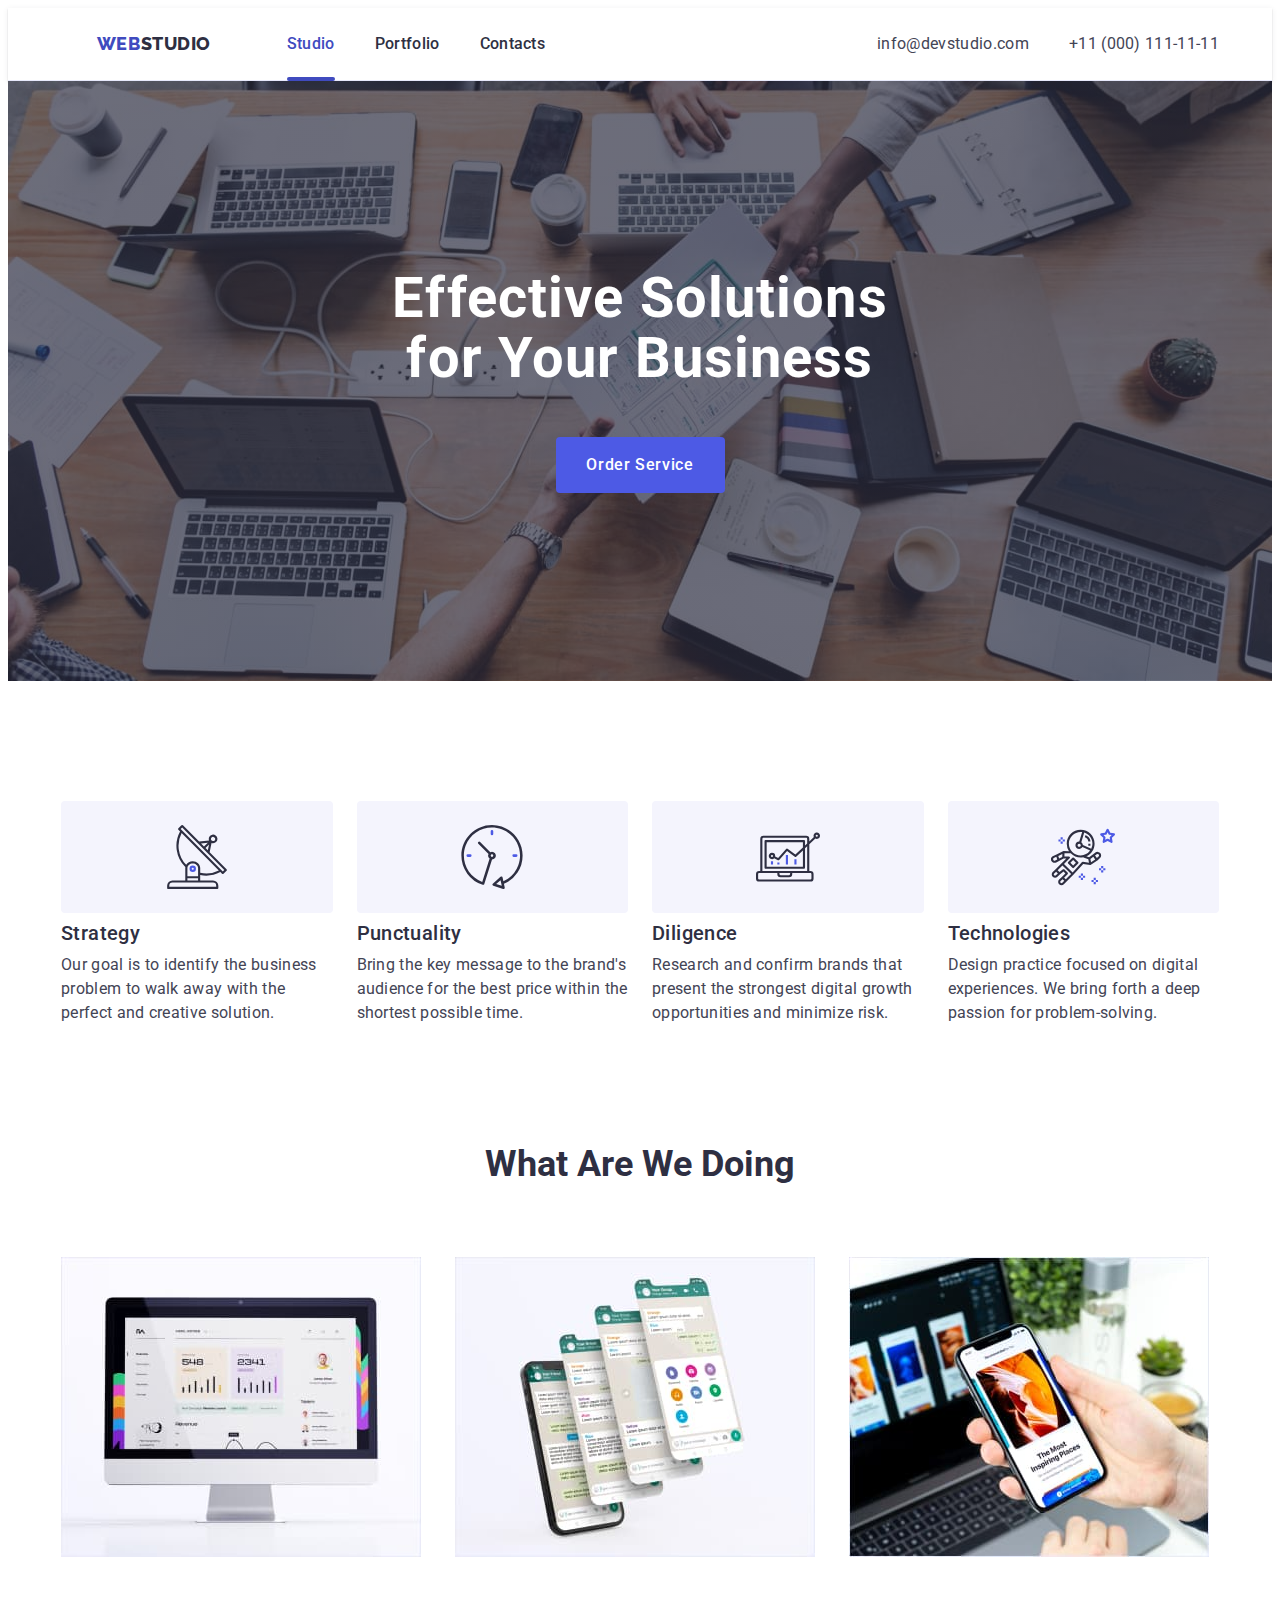
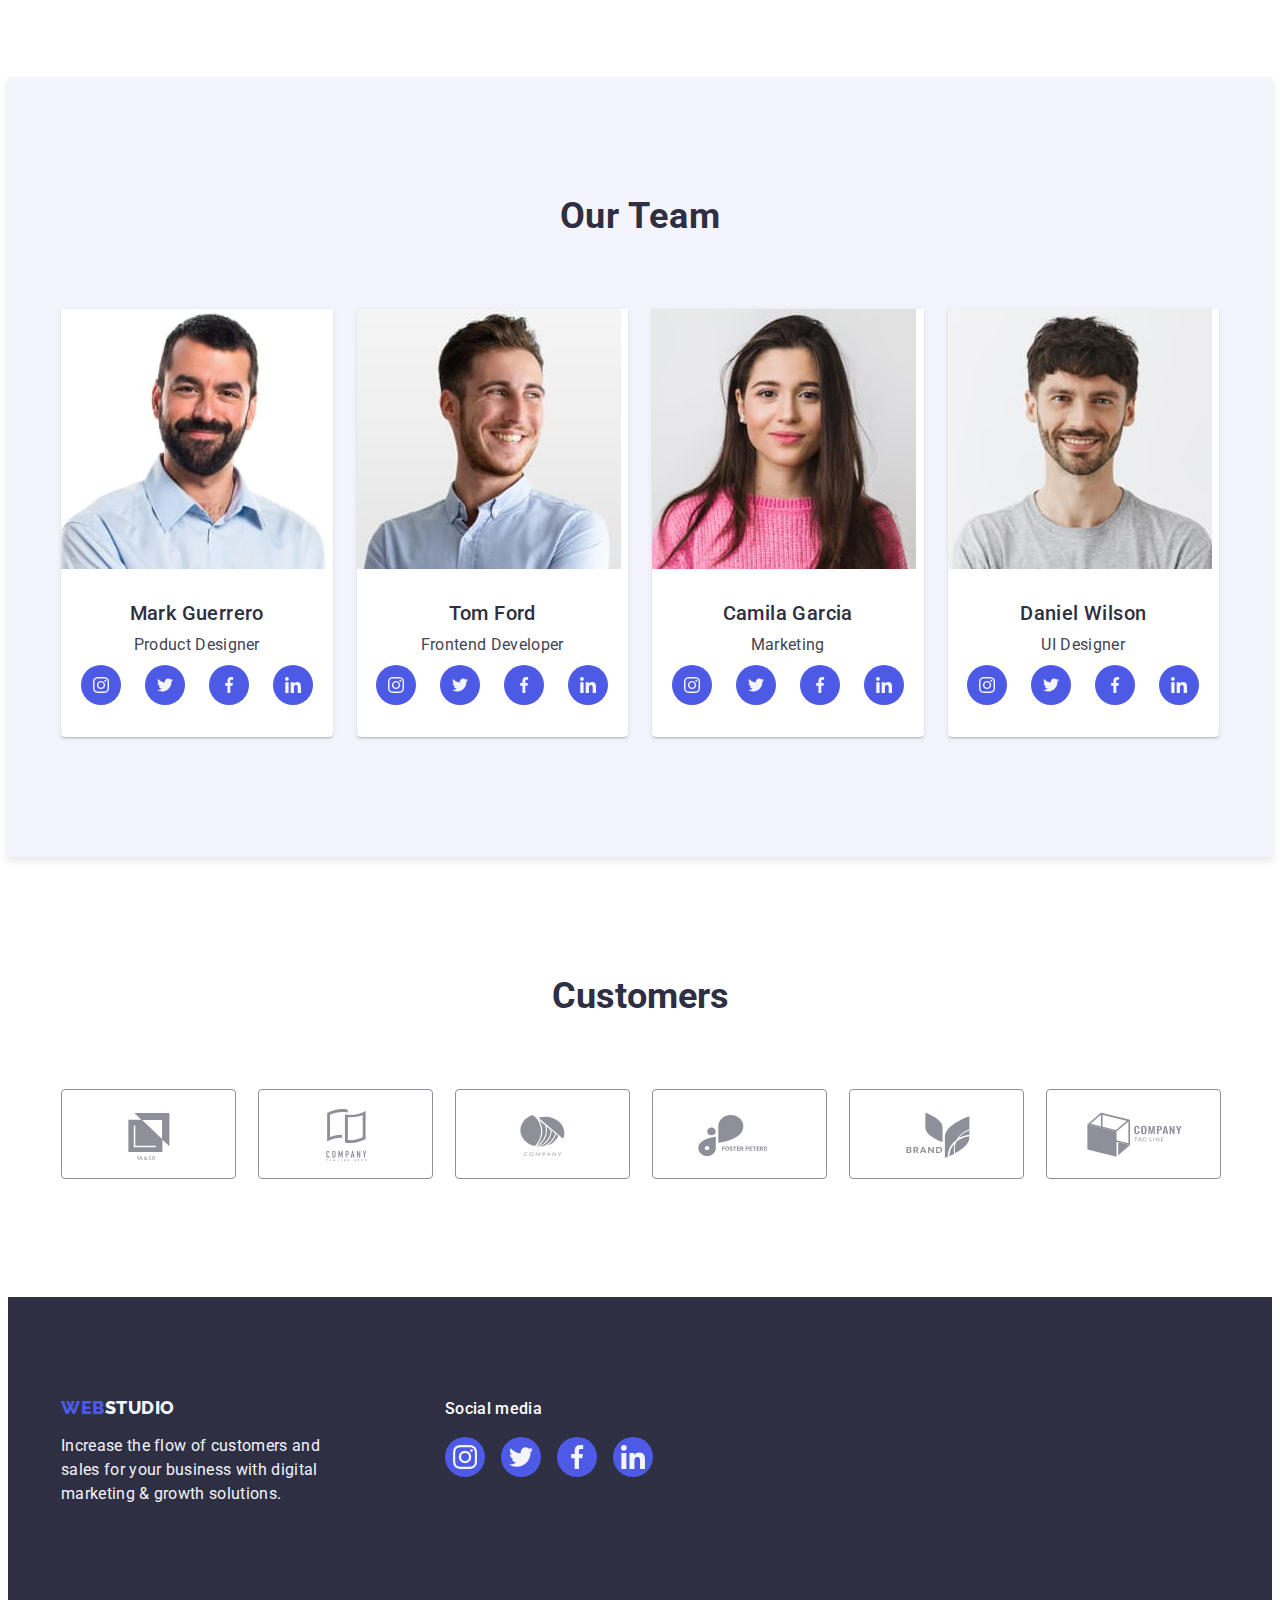
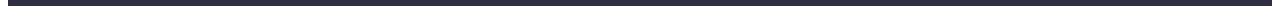
<file: index.html>
<!DOCTYPE html>
<html lang="en">
<head>
    <meta charset="UTF-8">
    <meta http-equiv="X-UA-Compatible" content="IE=edge">
    <meta name="description" content="business structure">
    <link rel="preconnect" href="https://fonts.googleapis.com">
    <link rel="preconnect" href="https://fonts.gstatic.com" crossorigin>
    <link href="https://fonts.googleapis.com/css2?family=Raleway:wght@800&family=Roboto:wght@400;500;700;900&display=swap"
        rel="stylesheet">
        <link rel="stylesheet" href="https://cdnjs.cloudflare.com/ajax/libs/modern-normalize/2.0.0/modern-normalize.min.css"
            integrity="sha512-4xo8blKMVCiXpTaLzQSLSw3KFOVPWhm/TRtuPVc4WG6kUgjH6J03IBuG7JZPkcWMxJ5huwaBpOpnwYElP/m6wg=="
            crossorigin="anonymous" referrerpolicy="no-referrer" />
       
        <link rel="stylesheet" href="./css/styles.css">

     <title>Effective solutions for Your Business</title>
</head>
<body>
<header class="header">
    <div class="container header-container ">
        <nav class="nav">
            <a class="logo-header link" href="./index.html">Web<span class="logo-text">Studio</span></a>
            <ul class="header-menu list">
                <li class="logo-item">
                    <a href="./index.html" class="nav-list current link ">Studio</a>
                </li>
                <li class="logo-item">
                    <a href="./portfolio.html" class="nav-list  link">Portfolio</a>
                </li>
                <li class="logo-item">
                    <a href="" class="nav-list link">Contacts</a>

                </li>

            </ul>
        </nav>
        <address class="address">
            <ul class="address-info list">
                <li class="address-list-item">
                    <a class="address-link link" href="mailto:info@devstudio.com">info@devstudio.com
                    </a>
                </li>
                <li class="address-list-item">
                    <a class="address-link link" href="tel:+110001111111">+11 (000) 111-11-11
                    </a>
                </li>
            </ul>
        </address>
    </div>
</header>

<main>
   
<section class="section-solution">
    <div class="container">
    <h1 class="title-first">Effective Solutions for Your Business</h1>
    <button class="solution-button"  type="button" data-modal-open>Order Service</button>
   
    </div>
</section>
<section class="spdt">
    <div class="container">
    <h2 class="visually-hidden">smth</h2>
    <ul class="section-item list">
        <li class="section-menu">
            <div class="principles-image">
           
                <svg class="section-menu-item" width="64" height="64">
                    <use href="./images/icons.svg#icon-antenna"></use>
                </svg>
                </div>
            <h3 class="titlesecond">
             Strategy
            </h3>
            <p class="list-text">
                Our goal is to identify the business
                problem to walk away with the perfect and creative solution.
            </p>
        </li>
        <li class="section-menu">
            <div class="principles-image">
           

                <svg class="section-menu-item" width="64" height="64">
                    <use href="./images/icons.svg#icon-clock"></use>
                </svg>
                </div>
                <h3 class="titlesecond">
                Punctuality
            </h3>
            <p class="list-text">
                Bring the key message to the brand's audience for the best price within the shortest possible time.
            </p>
        </li>
        <li class="section-menu">
            <div class="principles-image">
           
                <svg class="section-menu-item" width="64" height="64">
                    <use href="./images/icons.svg#icon-diagram"></use>
                </svg>
                </div>
                <h3 class="titlesecond">
                Diligence
            </h3>
            <p class="list-text">
               Research and confirm brands that present the strongest digital growth opportunities and minimize risk.
            </p>
        </li>
        <li class="section-menu">
            <div class="principles-image">
            
                <svg class="section-menu-item" width="64" height="64">
                    <use href="./images/icons.svg#icon-astronaut"></use>
                </svg>
                </div>
                <h3 class="titlesecond">
                Technologies
            </h3>
            <p class="list-text">
               Design practice focused on digital experiences. We bring forth a deep passion for problem-solving.
            </p>
        </li>
    </ul>
    </div>
</section>
<section class="describtion">
    <div class="container">
<h2 class="title-describtion"> What are we doing</h2>
<ul class="doing list">
    <li class="doing-items"> 
        <img src="./images/img01.jpg" alt="Computer" width="360"/>
    </li>
    <li class="doing-items">
        <img src="./images/img20.jpg" alt="Pnone's screen" width="360"/>
    </li>
    <li class="doing-items">
        <img src="./images/Rectangle71.jpg" alt="Phone" width="360"/>
    </li>

</ul>
</div>
</section>
<section class="section-describtion">
    <div class="container">
    <h2 class="titlefifth">Our Team</h2>
<ul class="socials list">
    <li class="photos-describtion">

        <img src="./images/img.jpg" alt="Mark Guerrero" width="264"/>
        <div class="workers">
        <h3 class="title-fifth">Mark Guerrero</h3>
        <p class="list-text-workers">Product Designer</p>
        <ul class="socials list">


        <li class="socials-item">
            <a href="" class="socials-item-icon link">
    <svg class="workers-socials" width="16" height="16">
        <use href="./images/icons.svg#icon-instagram"></use>
    </svg>
    
    </a>
</li>
<li class="socials-item">
<a href="" class="socials-item-icon link">
<svg class="workers-socials" width="16" height="16">
    <use href="./images/icons.svg#icon-twitter"></use>
</svg>
</a>
</li>
<li class="socials-item">
<a href="" class="socials-item-icon link">
    <svg class="workers-socials" width="16" height="16">
        <use href="./images/icons.svg#icon-facebook"></use>
    </svg>
    </a>
</li>
<li class="socials-item">
<a href="" class="socials-item-icon link">
    <svg class="workers-socials" width="16" height="16">
        <use href="./images/icons.svg#icon-linkedin"></use>
    </svg>
    </a>
</li>
        </ul>
       
        </div>
    </li>
    <li class="photos-describtion">
        <img src="./images/img001.jpg" alt="Tom Ford" width="264"/>
        <div class="workers">
        <h3 class="title-fifth">Tom Ford</h3>
        <p class="list-text-workers">Frontend Developer</p>
        <ul class="socials list">

            <li class="socials-item">
                <a href="" class="socials-item-icon link">
                <svg  class="workers-socials" width="16" height="16">
                    <use href="./images/icons.svg#icon-instagram"></use>
                </svg>
                </a>
            </li>
            <li class="socials-item">
                <a href="" class="socials-item-icon link">
                <svg class="workers-socials" width="16" height="16">
                    <use href="./images/icons.svg#icon-twitter"></use>
                </svg>
                </a>
            </li>
            <li class="socials-item">
                <a href="" class="socials-item-icon link">
                <svg class="workers-socials" width="16" height="16">
                    <use href="./images/icons.svg#icon-facebook"></use>
                </svg>
                </a>
            </li>
            <li class="socials-item">
                <a href="" class="socials-item-icon link">
                <svg class="workers-socials" width="16" height="16">
                    <use href="./images/icons.svg#icon-linkedin"></use>
                </svg>
                </a>
            </li>
        </ul>
        </div>
    </li>
    <li class="photos-describtion">
        <img src="./images/img02.jpg" alt="Camila Garcia" width="264"/>
        <div class="workers">
        <h3 class="title-fifth">Camila Garcia</h3>
        <p class="list-text-workers">Marketing</p>
        <ul class="socials list">

            <li class="socials-item">
                <a href="" class="socials-item-icon link">
                <svg class="workers-socials" width="16" height="16">
                    <use href="./images/icons.svg#icon-instagram"></use>
                </svg>
                </a>
            </li>
            <li class="socials-item">
                <a href="" class="socials-item-icon link">
                <svg class="workers-socials" width="16" height="16">
                    <use href="./images/icons.svg#icon-twitter"></use>
                </svg>
                </a>
            </li>
            <li class="socials-item">
                <a href="" class="socials-item-icon link">
                <svg class="workers-socials" width="16" height="16">
                    <use href="./images/icons.svg#icon-facebook"></use>
                </svg>
                </a>
            </li>
            <li class="socials-item">
                <a href="" class="socials-item-icon link">
                <svg class="workers-socials" width="16" height="16">
                    <use href="./images/icons.svg#icon-linkedin"></use>
                </svg>
                </a>
            </li>
        </ul>
        </div>
    </li>
    <li class="photos-describtion">
        <img src="./images/img03.jpg" alt="Daniel Wilson" width="264"/>
        <div class="workers">
        <h3 class="title-fifth">Daniel Wilson</h3>
        <p class="list-text-workers">UI Designer</p>
        <ul class="socials list">

            <li class="socials-item">
                <a href="" class="socials-item-icon link">
                <svg class="workers-socials" width="16" height="16">
                    <use href="./images/icons.svg#icon-instagram"></use>
                </svg>
                </a>
            </li>
            <li class="socials-item">
                <a href="" class="socials-item-icon link">
                <svg class="workers-socials" width="16" height="16">
                    <use href="./images/icons.svg#icon-twitter"></use>
                </svg>
                </a>
            </li>
            <li class="socials-item">
                <a href="" class="socials-item-icon link">
                <svg class="workers-socials" width="16" height="16">
                    <use href="./images/icons.svg#icon-facebook"></use>
                </svg>
                </a>
            </li>
            <li class="socials-item">
                <a href="" class="socials-item-icon link">
                <svg class="workers-socials" width="16" height="16">
                    <use href="./images/icons.svg#icon-linkedin"></use>
                </svg>
                </a>
            </li>
        </ul>
        </div>
    </li>
    
    
</ul>
</div>
</section>
<section class="section-customers">
    <div class="customer-box container">
    
        <h2 class="title-customers">
            Customers 
        </h2>
        <ul class="customers-item-list list">
<li class="customers-item">
    <a class="customer-link" href="">
    <svg class="section-cusromers-item" width="104" height="56">
        <use href="./images/icons.svg#icon-logo"></use>
    </svg>
    </a>
</li>
<li class="customers-item">
<a class="customer-link"  href="">
<svg class="section-cusromers-item" width="104" height="56">   
 <use href="./images/icons.svg#icon-logo2"></use>
</svg>
</a>

</li>
<li class="customers-item">
    <a class="customer-link" href="">
    <svg class="section-cusromers-item" width="104" height="56">
        <use href="./images/icons.svg#icon-logo3"></use>
    </svg>
    </a>
</li>
<li class="customers-item">
    <a class="customer-link" href="">
    <svg class="section-cusromers-item" width="104" height="56">
        <use href="./images/icons.svg#icon-logo4"></use>
    </svg>
    </a>
</li>
<li class="customers-item">
    <a class="customer-link" href="">
    <svg class="section-cusromers-item" width="104" height="56">
        <use href="./images/icons.svg#icon-logo5"></use>
    </svg>
    </a>
</li>
<li class="customers-item">
    <a class="customer-link" href="">
    <svg class="section-cusromers-item" width="104" height="56">
        <use href="./images/icons.svg#icon-logo6"></use>
    </svg>
    </a>
</li>
        </ul>  
        </div> 
</section>

</main>

    <footer class="section-footer">
        <div class="footer-container container">
            <div class="container-logo">
            <a class="logo-footer link" href="./index.html">Web<span class="logo-text-second">Studio</span></a>
            <p class="footer-describtion">
                Increase the flow of customers and sales for your business with digital marketing & growth solutions.
            </p>
            </div>
            <div class="social-media">
                <p class="social-media-item">
                    Social media
                </p>
<ul class="socials-footer list">
    <li class="socials-item">
        <a href="" class="socials-item-footer link">
        <svg class="workers-socials" width="24" height="24">
            <use href="./images/icons.svg#icon-instagram"></use>
        </svg>
    </a>
    </li>
    <li class="socials-item">
        <a href="" class="socials-item-footer link">
        <svg class="workers-socials" width="24" height="24">
            <use href="./images/icons.svg#icon-twitter"></use>
        </svg>
        </a>
    </li>
    <li class="socials-item">
        <a href="" class="socials-item-footer link">
        <svg class="workers-socials" width="24" height="24">
            <use href="./images/icons.svg#icon-facebook"></use>
        </svg>
        </a>
    </li>
    <li class="socials-item">
        <a href="" class="socials-item-footer link">
        <svg class="workers-socials" width="24" height="24">
            <use href="./images/icons.svg#icon-linkedin"></use>
        </svg>
        </a>
    </li>
</ul>
</div>
</div>  
    </footer>
    <div class="backdrop is-hidden" data-modal>
    <div class="modal">
        <button type="button" class="modal-open-btn" data-modal-close>
        <svg class="modal-icon" width="8" height="8">
            <use href="./images/icons.svg#icon-close"></use>
        </svg>
        </button>
   
    </div>
    </div>
    <script src="./js./modal.js"></script>
</body>

</html>
</file>
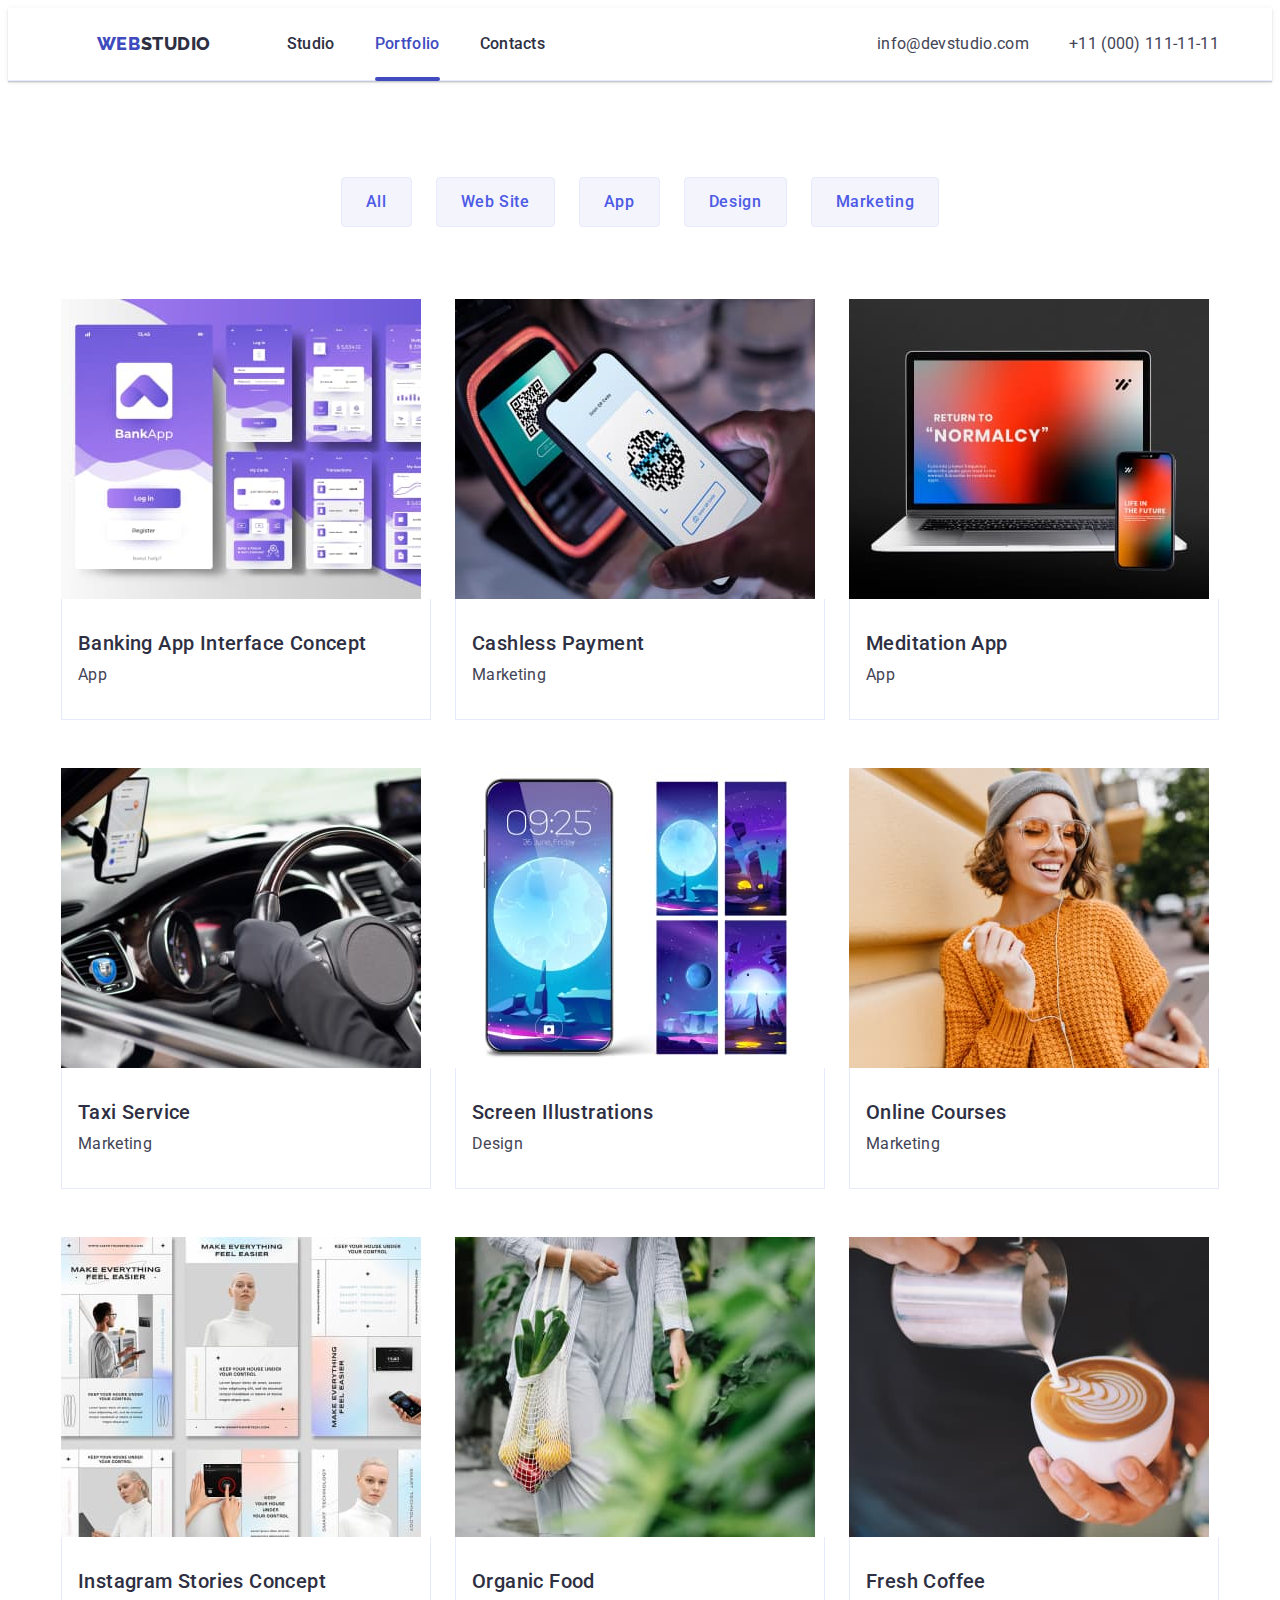
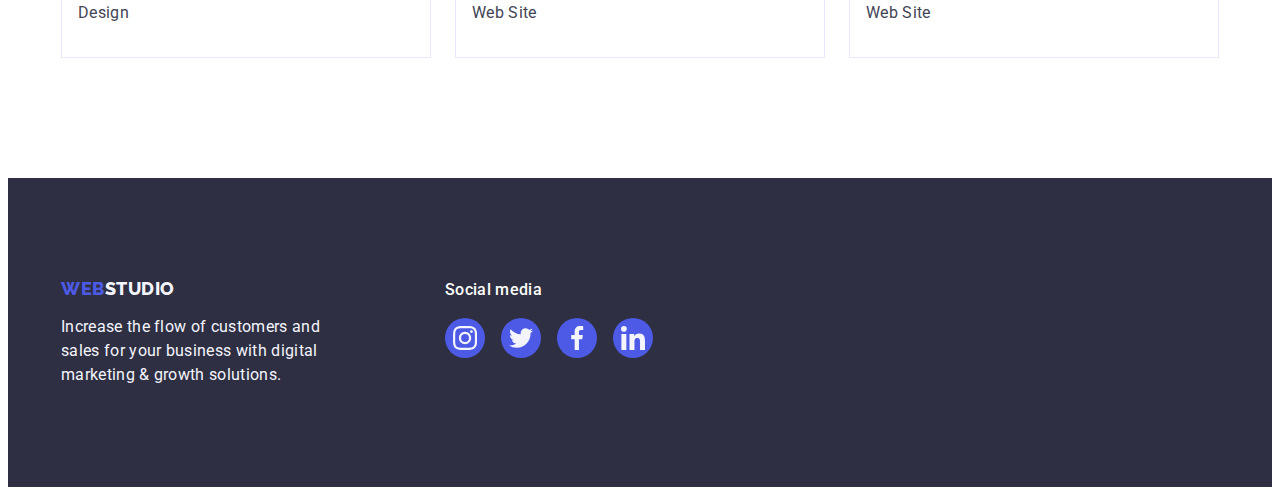
<file: portfolio.html>
<!DOCTYPE html>
<html lang="en">

<head>
    <meta charset="UTF-8">
    <meta http-equiv="X-UA-Compatible" content="IE=edge">
    <meta name="description" content="business structure">
<link rel="preconnect" href="https://fonts.googleapis.com">
<link rel="preconnect" href="https://fonts.gstatic.com" crossorigin>
<link href="https://fonts.googleapis.com/css2?family=Raleway:wght@800&family=Roboto:wght@400;500;700;900&display=swap"
    rel="stylesheet">
    <link rel="stylesheet" href="https://cdnjs.cloudflare.com/ajax/libs/modern-normalize/2.0.0/modern-normalize.min.css"
        integrity="sha512-4xo8blKMVCiXpTaLzQSLSw3KFOVPWhm/TRtuPVc4WG6kUgjH6J03IBuG7JZPkcWMxJ5huwaBpOpnwYElP/m6wg=="
        crossorigin="anonymous" referrerpolicy="no-referrer" />
    <link rel="stylesheet" href="./css/styles.css">
    <title>Effective solutions for Your Business</title>
</head>

<body>
<header class="header">
    <div class="container header-container">
        <nav class="nav">
            <a class="logo-header link" href="./index.html">Web<span class="logo-text">Studio</span></a>
            <ul class="header-menu list">
                <li class="logo-item">
                    <a href="./index.html" class="nav-list  link ">Studio</a>
                </li>
                <li class="logo-item">
                    <a href="./portfolio.html" class="nav-list current link">Portfolio</a>
                </li>
                <li class="logo-item">
                    <a href="" class="nav-list link">Contacts</a>

                </li>

            </ul>
        </nav>
        <address class="address">
            <ul class="address-info list">
                <li class="address-list-item">
                    <a class="address-link link" href="mailto:info@devstudio.com">info@devstudio.com
                    </a>
                </li>
                <li class="address-list-item">
                    <a class="address-link link" href="tel:+110001111111">+11 (000) 111-11-11
                    </a>
                </li>
            </ul>
        </address>
    </div>
</header>
    <main>
        <section class="portfolio-items"> 
            <div class="container">
            <h1 class="visually-hidden">smth</h1>
            <ul class="titlefirst-items list">
            
            <li class="button-list"><button class="link-button" type="button">All</button></li>
            <li class="button-list"><button class="link-button" type="button">Web Site</button></li>
            <li class="button-list"><button class="link-button" type="button">App</button></li>
            <li class="button-list"><button class="link-button" type="button">Design</button></li>
            <li class="button-list"><button class="link-button" type="button">Marketing</button></li>
    </ul>
            
   
    <ul class="variants list">
                <li class="project-list-item">
                    <a class="banking link"  href="">
                        <div class="portfolio-img-box thumb">
                        <img src="./images/img1.jpg" 
                            alt="Screens" 
                            width="360"/>
                            <p class="additional-text">
                                14 Stylish and User-Friendly App Design Concepts · Task Manager App · Calorie Tracker App · Exotic Fruit Ecommerce
                                App ·
                                Cloud Storage App
                                </p>
                                </div>
                        <div class="container-item">
                    <h2 class="another-describtion">Banking App Interface Concept</h2>
                    <p class="paragraph-text">App</p>
                    </div>
                </a>
                    
                </li>
                <li class="project-list-item">
                    <a class="banking link" href="">
                        <div class="portfolio-img-box thumb">
                    <img src="./images/img2.jpg" alt="Phones" width="360"/>
                    <p class="additional-text">
                        14 Stylish and User-Friendly App Design Concepts · Task Manager App · Calorie Tracker App · Exotic Fruit Ecommerce
                        App ·
                        Cloud Storage App</p>
                        </div>
                    <div class="container-item">
                    <h2 class="another-describtion">Cashless Payment</h2>
                    <p class="paragraph-text">Marketing</p>
                    </div>
                    </a>
                </li>
                <li class="project-list-item">
                    <a class="banking link" href="">
                        <div class="portfolio-img-box thumb">
                    <img src="./images/img3.jpg" alt="Laptop and phone" width="360"/>
                    <p class="additional-text">
                        14 Stylish and User-Friendly App Design Concepts · Task Manager App · Calorie Tracker App · Exotic Fruit Ecommerce
                        App ·
                        Cloud Storage App
                    </p>
                    </div>
                    <div class="container-item">
                    <h2 class="another-describtion">Meditation App</h2>
                    <p class="paragraph-text">App</p>
                    </div>
                    </a>
                </li>
                <li class="project-list-item">
                    <a class="banking link" href="">
                        <div class="portfolio-img-box thumb">
                    <img src="./images/img4.jpg" alt="Car" width="360"/>
                    <p class="additional-text">
                        14 Stylish and User-Friendly App Design Concepts · Task Manager App · Calorie Tracker App · Exotic Fruit Ecommerce
                        App ·
                        Cloud Storage App
                    </p>
                    </div>
                    <div class="container-item">
                    <h2 class="another-describtion">Taxi Service</h2>
                    <p class="paragraph-text">Marketing</p>
                    </div>
                    </a>
                </li>
                <li class="project-list-item">
                    <a class="banking link" href="">
                        <div class="portfolio-img-box thumb">
                    <img src="./images/img0copy.jpg" alt="Phone's screens" width="360"/>
                    <p class="additional-text">
                        14 Stylish and User-Friendly App Design Concepts · Task Manager App · Calorie Tracker App · Exotic Fruit Ecommerce
                        App ·
                        Cloud Storage App
                    </p>
                    </div>
                    <div class="container-item">
                    <h2 class="another-describtion">Screen Illustrations</h2>
                    <p class="paragraph-text">Design</p>
                    
                    </div>
                    </a>
                </li>
                <li class="project-list-item">
                    <a class="banking link" href="">
                        <div class="portfolio-img-box thumb">
                    <img src="./images/img11.jpg" alt="Woman" width="360"/>
                    <p class="additional-text">
                        14 Stylish and User-Friendly App Design Concepts · Task Manager App · Calorie Tracker App · Exotic Fruit Ecommerce
                        App ·
                        Cloud Storage App
                    </p>
                    </div>
                    <div class="container-item">
                    <h2 class="another-describtion">Online Courses</h2>
                    <p class="paragraph-text">Marketing</p>
                    
                    </div>
                    </a>
                </li>
                <li class="project-list-item">
                    <a class="banking link" href="">
                        <div class="portfolio-img-box thumb">
                    <img src="./images/img6.jpg" alt="Pictures" width="360"/>
                    <p class="additional-text">
                        14 Stylish and User-Friendly App Design Concepts · Task Manager App · Calorie Tracker App · Exotic Fruit Ecommerce
                        App ·
                        Cloud Storage App
                    </p>
                    </div>
                    <div class="container-item">
                    <h2 class="another-describtion">Instagram Stories Concept</h2>
                    <p class="paragraph-text">Design</p>
                   
                    </div>
                    </a>
                </li>
                <li class="project-list-item">
                    <a class="banking link" href="">
                        <div class="portfolio-img-box thumb">
                    <img src="./images/img7.jpg" alt="Bag" width="360"/>
                    <p class="additional-text">
                        14 Stylish and User-Friendly App Design Concepts · Task Manager App · Calorie Tracker App · Exotic Fruit Ecommerce
                        App ·
                        Cloud Storage App
                    </p>
                    </div>
                    <div class="container-item">
                    <h2 class="another-describtion">Organic Food</h2>
                    <p class="paragraph-text">Web Site</p>
                    
                    </div>
                    </a>
                    
                </li>
                <li class="project-list-item">
                    <a class="banking link" href="">
                        <div class="portfolio-img-box thumb">
                    <img src="./images/img8.jpg" alt="Coffee" width="360"/>
                    <p class="additional-text">
                        14 Stylish and User-Friendly App Design Concepts · Task Manager App · Calorie Tracker App · Exotic Fruit Ecommerce
                        App ·
                        Cloud Storage App
                    </p>
                    </div>
                    <div class="container-item">
                    <h2 class="another-describtion">Fresh Coffee</h2>
                    <p class="paragraph-text">Web Site</p>
                   
                    </div>
                    </a>
                </li>
            </ul>
            </div>
        </section>
    </main>
       
<footer class="section-footer">
    <div class="footer-container container">
        <div class="container-logo">
            <a class="logo-footer link" href="./index.html">Web<span class="logo-text-second">Studio</span></a>
            <p class="footer-describtion">
                Increase the flow of customers and sales for your business with digital marketing & growth solutions.
            </p>
        </div>
        <div class="social-media">
            <p class="social-media-item">
                Social media
            </p>
            <ul class="socials-footer list">
                <li class="socials-item">
                    <a href="" class="socials-item-footer link">
                        <svg class="workers-socials" width="24" height="24">
                            <use href="./images/icons.svg#icon-instagram"></use>
                        </svg>
                    </a>
                </li>
                <li class="socials-item">
                    <a href="" class="socials-item-footer link">
                        <svg class="workers-socials" width="24" height="24">
                            <use href="./images/icons.svg#icon-twitter"></use>
                        </svg>
                    </a>
                </li>
                <li class="socials-item">
                    <a href="" class="socials-item-footer link">
                        <svg class="workers-socials" width="24" height="24">
                            <use href="./images/icons.svg#icon-facebook"></use>
                        </svg>
                    </a>
                </li>
                <li class="socials-item">
                    <a href="" class="socials-item-footer link">
                        <svg class="workers-socials" width="24" height="24">
                            <use href="./images/icons.svg#icon-linkedin"></use>
                        </svg>
                    </a>
                </li>
            </ul>
        </div>
    </div>
</footer>
    </body>
    
    </html>
</file>
<file: css/styles.css>
:root {
    --cloud-color: #F4F4FD;
    --navy-color: #2E2F42;
    --white-color: #FFFFFF;
    --main-color: #4d5ae5;
    --button-color: #404bbf;
    --button-color-two: #e7e9fc;
    --light-slate: #8E8F99;
}
 
 body{
    font-family: "Roboto",sans-serif;
    font-size: 16px;
    color: #434455;
    background-color: var(--white-color);
}
p,
h1,
h2,
h3,
h4,
h5,
h6 {
    margin-top: 0;
    margin-bottom: 0;
}

ul,
ol {
    padding-left: 0;
    margin-top: 0;
    margin-bottom: 0;
}

img {
    display: block;
}

.container {
    padding-left: 15px;
    padding-right: 15px;
    max-width: 1158px;
    width: 100%;
    margin: 0 auto;
    
    
}


/*index.html*/
    .visually-hidden {
            position: absolute;
            width: 1px;
            height: 1px;
            margin: -1px;
            border: 0;
            padding: 0;
            white-space: nowrap;
            clip-path: inset(100%);
            clip: rect(0 0 0 0);
            overflow: hidden;
        }
.header{
    border-bottom: 1px solid var(--button-color-two);
    box-shadow:  0px 2px 1px rgba(46, 47, 66, 0.08), 0px 1px 1px rgba(46, 47, 66, 0.16), 0px 1px 6px rgba(46, 47, 66, 0.08);
    
   
}
.header-menu{
    display: flex;
    gap: 40px;
   
}
.header-container {
    display: flex;
    gap: 332px;
    align-items: center;
}
.logo {
    font-family: "Raleway",sans-serif;
    font-weight: 800;
    font-size: 18px;
    line-height: 1.17;
    letter-spacing: 0.03em;
    text-transform: uppercase;
    color: var(--button-color);
    display: inline-block;   
}
.logo-header{
    font-family: "Raleway", sans-serif;
        font-weight: 800;
        font-size: 18px;
        line-height: 1.17;
        letter-spacing: 0.03em;
        text-transform: uppercase;
        color: var(--button-color);
        display: inline-block;
        margin-right: 76px;
    }

.logo-footer{
    margin-bottom: 16px;
    display: inline-block;
    font-family: "Raleway", sans-serif;
        font-weight: 800;
        font-size: 18px;
        line-height: 1.17;
        letter-spacing: 0.03em;
        text-transform: uppercase;
        color: var(--main-color);
       
        display: inline-block;
}

.list{
    list-style: none;
}
.link{
    text-decoration: none;
}

 .logo-text{
  color:  var(--navy-color);
 }

 .logo-text-second{
color: var(--cloud-color);
 }

.nav{
        display: flex;
        align-items: center;
        margin-left: auto;
        justify-content: space-between;

}

 .nav-list{
    font-weight: 500;
    font-size: 16px;
    line-height: 1.5;
    letter-spacing: 0.02em;
    padding-top: 24px;
        padding-bottom: 24px;
        display: flex;
        align-items: center;

        position: relative;
        color: var(--navy-color);
        transition: color 250ms cubic-bezier(0.4, 0, 0.2, 1);
 }
 .nav-list:hover,.nav-list:focus{
    color: var(--button-color);
    transition: color 250ms cubic-bezier(0.4, 0, 0.2, 1),
            background-color 250ms cubic-bezier(0.4, 0, 0.2, 1),
            box-shadow 250ms cubic-bezier(0.4, 0, 0.2, 1);
 }

 .address{
    font-style: normal;
 }
    .address-info{
        display: flex;
        gap: 40px;
        
    }
 .address-link{
    font-size: 16px;
    line-height: 1.5;
    color: #434455;
    letter-spacing: 0.02em;
    
    transition: color 250ms cubic-bezier(0.4, 0, 0.2, 1);
    
 }
    .address-link:hover,.address-link:focus{
color: var(--button-color);
transition: color 250ms cubic-bezier(0.4, 0, 0.2, 1),
        background-color 250ms cubic-bezier(0.4, 0, 0.2, 1),
        box-shadow 250ms cubic-bezier(0.4, 0, 0.2, 1);
}

   
   
 
.section-solution{
    background-color: var(--navy-color);
    padding-top: 188px;
    padding-bottom: 188px;
    text-align: center;
    background-image: linear-gradient(rgba(46, 47, 66, 0.7),
                rgba(46, 47, 66, 0.7)),url(../images/people-office.jpg);
                max-width: 1440px;
                background-repeat: no-repeat;
                background-position: center;
                background-size: cover;
margin: auto;
   
    
}
.title{
font-size: 20px;
line-height: 1.2;
letter-spacing: 0.02em;
}
.title-first{
    color: var(--white-color);
    font-size: 56px;
    line-height: 1.07;
    text-align: center;
    letter-spacing: 0.02em;
    max-width: 496px;
    margin: 0 auto;
    margin-bottom: 48px;
    
}
.titlesecond{
    font-weight: 500;
    line-height: 1.2;
        font-size: 20px;
        letter-spacing: 0.02em;
        color: var(--navy-color);
        margin-bottom: 8px;
}
.list-text{
    font-size: 16px;
        line-height: 1.5;
        letter-spacing: 0.02em;
        color: #434455;
   
    display: flex;
        align-content: space-between;
        gap: 24px;
}
.list-text-workers{
   
    font-size: 16px;
        line-height: 1.5em;
        letter-spacing: 0.02em;
        color: #434455;
        text-align: center;
        margin-bottom: 8px;
        

}

.title-describtion{
    font-size: 36px;
    line-height: 1.11;
    text-align: center;
    text-transform: capitalize;
    color: var(--navy-color);
    margin-bottom: 72px;

}
.section-footer{
    background-color: var(--navy-color);
    padding-top: 100px;
    padding-bottom: 100px;

}
.doing{
    display: flex;
    gap: 24px;
}
.doing-items{
    width: calc((100% - 48px) / 3);
}

.titlefourth{
    font-size: 36px;
    line-height: 1.11;
    text-align: center;
    text-transform: capitalize;
    color: var(--navy-color);
}

.section-describtion{
    background-color: var(--cloud-color);
    padding-top: 120px;
    padding-bottom: 120px;
    box-shadow: 0px 4px 8px rgba(0, 0, 0, 0.1);

}
.titlefifth{
font-size: 36px;
line-height: 1.11;
text-align: center;
letter-spacing: 0.02em;
text-transform: capitalize;
color: var(--navy-color);
margin-bottom: 72px;
}
.people{
    display: flex;
    gap: 24px;
}
.photos-describtion{
    background-color: var(--white-color);
    width: calc((100% - 72px) / 4);
    border-radius: 0px 0px 4px 4px;
    box-shadow: 0px 1px 6px rgba(46, 47, 66, 0.08),
        0px 1px 1px rgba(46, 47, 66, 0.16),
        0px 2px 1px rgba(46, 47, 66, 0.08);
       
}
.workers{
    
        
        padding-top: 32px;
        padding-bottom: 32px;
}

.title-fifth{
    font-weight: 500;
    font-size: 20px;
    line-height: 1.2;
    letter-spacing: 0.02em;
    color: var(--navy-color);
    text-align: center;
    margin-bottom: 8px

}


.solution-button{
    background-color: var(--main-color);
    font-family: "Roboto", sans-serif;
    font-weight: 500;
    font-size: 16px;
    line-height: 1.5;
    letter-spacing: 0.04em;
    color: var(--white-color);
    cursor:pointer;
    display: block;
    min-width: 169px;
    height: 56px;
    border: none;
    background-color: #4d5ae5;
    border-radius: 4px;
    margin: 0 auto;
    transition: background-color 250ms cubic-bezier(0.4, 0, 0.2, 1);

   
}

.solution-button:hover,.solution-button:focus{
    background-color: var(--button-color);
    transition: color 250ms cubic-bezier(0.4, 0, 0.2, 1),
            background-color 250ms cubic-bezier(0.4, 0, 0.2, 1),
            box-shadow 250ms cubic-bezier(0.4, 0, 0.2, 1);
    }
.spdt{
    padding-top: 120px;
padding-bottom: 120px;
    align-content: space-between;
    gap: 24px;
}
.section-item{
    display: flex;
    gap: 24px;
    
}
.section-menu{
width: calc((100% - 72px) / 4);
}
.describtion{
    padding-bottom: 120px;
}
.footer-describtion{
    line-height: 1.5;
    color: var(--cloud-color);
    letter-spacing: 0.02em;
    max-width: 264px;
    
}

.logo-text span{
    color: var(--navy-color);
}
/*portfolio.html*/
.titlefirst-items{
    display: flex;
    justify-content: center;
    gap: 24px;
    margin-bottom: 72px;
}
 
.logo-link{
    font-family: 'Raleway', sans-serif;
    font-weight: 800;
    font-size: 18px;
    line-height: 1.17;
    letter-spacing: 0.03em;
    text-transform: uppercase;
    color: var(--main-color);
}
.link-button{
    background-color: var(--cloud-color);
    font-family: "Roboto", sans-serif;
    font-weight: 500;
    font-size: 16px;
    line-height: 1.5;
    letter-spacing: 0.04em;
    color: var(--main-color);
    padding: 12px 24px;
    cursor: pointer;
    border: 1px solid var(--button-color-two);
    border-radius: 4px;
    transition: color 250ms cubic-bezier(0.4, 0, 0.2, 1),
            background-color 250ms cubic-bezier(0.4, 0, 0.2, 1),
            border-color 250ms cubic-bezier(0.4, 0, 0.2, 1),
            box-shadow 250ms cubic-bezier(0.4, 0, 0.2, 1);

}

.link-button:hover,
.link-button:focus{
color: var(--white-color);
background-color: var(--button-color);
border: 1px solid transparent;
        box-shadow:  0px 3px 1px rgba(0, 0, 0, 0.1), 0px 2px 1px rgba(0, 0, 0, 0.08), 0px 2px 2px rgba(0, 0, 0, 0.12);
}
.variants{
    display: flex;
    flex-wrap: wrap;
    column-gap: 24px;
    row-gap: 48px;
}
.project-list-item{
    width: calc((100% - 48px) / 3);
    position: relative;
    overflow: hidden;

}
.another-describtion{
    font-weight: 500;
    font-size: 20px;
    line-height: 1.2;
    letter-spacing: 0.02em;
    color: var(--navy-color);
    margin-bottom: 8px;
   
    
}
.paragraph-text{
    font-size: 16px;
    line-height: 1.5;
    letter-spacing: 0.02em;
    color: #434455;
}
.portfolio-items{
    padding-top: 96px;
        padding-bottom: 120px;
}
.container-item{
    padding: 32px 16px;
    border: 1px solid var(--button-color-two);
    border-top: none;
   
} 
/*hw4*/
.socials{
    display: flex;
    justify-content: center;
    gap: 24px;
    
    
}
.customers-item{
   
   
    height: 88px;
    width: calc((100% - 120px) / 6);
   
}

.section-cusromers-item{
    
        fill: currentColor;
        

}

.additional-text{
    position: absolute;
    top: 0;
    left: 0;
        font-size: 16px;
        height: 100px;
        line-height: 1.5;
        color: var(--cloud-color);
        background-color: var(--main-color);
        height: 100%;
        transform: translateY(100%);
        letter-spacing: 0.02em;
        padding: 40px 32px;
        transition: transform 250ms cubic-bezier(0.4, 0, 0.2, 1);

}


.current{
    color: var(--button-color);
    position: relative;
    
    
}
.current::before {
    width: 100px;
    height: 2px;
    background-color: #fff;
}

.nav-list.current::after {
    content: '';
    position: absolute;
    left: 0;
    bottom: -1px;
    display: block;
    width: 100%;
    height: 4px;
    border-radius: 2px;
    background-color: var(--button-color);

}
.customers-item-list{
    display: flex;
    height: 88px;
    gap: 24px;

    
}
.customer-link{
    border: 1px solid;
    width: 100%;
    height: 100%;
    display: flex;
    border-radius: 4px;
    align-items: center;
    justify-content: center;
    color: var(--light-slate);
    transition: border-color 250ms cubic-bezier(0.4, 0, 0.2, 1),
        color 250ms cubic-bezier(0.4, 0, 0.2, 1);
       
  
}
.customer-link:hover,
.customer-link:focus{
            border-color: #404bbf;
            color: #404bbf;
           
            
}


.project-list-item:hover,
.project-list-item:focus{
    box-shadow: 0px 4px 8px rgba(0, 0, 0, 0.3);
    transform: translateY(0%);
    transition: box-shadow 250ms cubic-bezier(0.4, 0, 0.2, 1);
}

.button-list:hover,
.button-list:focus
{
box-shadow: 0px 4px 8px rgba(0, 0, 0, 0.3);
transition: color 250ms cubic-bezier(0.4, 0, 0.2, 1),
        background-color 250ms cubic-bezier(0.4, 0, 0.2, 1),
        box-shadow 250ms cubic-bezier(0.4, 0, 0.2, 1);
        box-shadow:  0px 3px 1px rgba(0, 0, 0, 0.1), 0px 2px 1px rgba(0, 0, 0, 0.08), 0px 2px 2px rgba(0, 0, 0, 0.12);
}

.socials-item{
    width: 40px;
    height: 40px;
    display: block;
    
    

}

.socials-item-icon{
    width: 100%;
    height: 100%;
    border-color: var(--main-color);
    border-radius: 50%;
    display: flex;
    align-items: center;
    justify-content: center;
    transition: background-color 250ms cubic-bezier(0.4,0,0.2,1);
    background-color: var(--main-color); 
    
}
.socials-item-footer{
    
    width: 100%;
        height: 100%;
        border-color: var(--main-color);
        border-radius: 50%;
        display: flex;
        align-items: center;
        justify-content: center;
        transition: background-color 250ms cubic-bezier(0.4, 0, 0.2, 1);
        background-color: var(--main-color);
}

.socials-item-footer:focus,
.socials-item-footer:hover{
    background-color: #31d0aa;
}

.socials-item-icon:hover,
.socials-item-icon:focus{
    
    background-color: #404bbf;

    
}

.portfolio-img-box{
    position: relative;
    overflow: hidden;
}

.section-customers{
   
    
    padding-top: 120px;
   padding-bottom: 120px;
    
   
}
.title-customers{
    font-size: 36px;
        line-height: 1.11;
        text-align: center;
        text-transform: capitalize;
        color: var(--navy-color);
        margin-bottom: 72px;
}
.workers-socials{
    fill: var(--cloud-color);
   
}
.backdrop {
    position: fixed;
    top: 0;
    left: 0;
    width: 100%;
   height: 100%;
    background-color: rgba(46, 47, 66, 0.4);
    transition: opacity 250ms cubic-bezier(0.4, 0, 0.2, 1), visibility 250ms cubic-bezier(0.4, 0, 0.2, 1);
    display: flex;
    justify-content: center;
    align-items: center;
    z-index: 9999;
    transition: opacity 250ms cubic-bezier(0.4, 0, 0.2, 1),
            visibility 250ms cubic-bezier(0.4, 0, 0.2, 1);
    position: fixed
}

.is-hidden{
opacity: 0;
visibility: hidden;
pointer-events: none;
}
.modal {
    position: absolute;
    top: 50%;
    left: 50%;
    width: 408px;
        min-height: 584px;
        transform: translate(-50%, -50%) scale(1);
        background: #fcfcfc;
    
    border-radius: 4px;
    transition: transform 250ms cubic-bezier(0.4, 0, 0.2, 1);
       box-shadow: 0px 2px 1px 0px rgba(0, 0, 0, 0.20), 0px 1px 3px 0px rgba(0, 0, 0, 0.12), 0px 1px 1px 0px rgba(0, 0, 0, 0.14);
}
.modal-close-btn{
    border: none;
    background: transparent;
    width: 28px;
    height: 28px;
    position: absolute;
    top: 24px;
    right: 24px;
    cursor: pointer;
}

.modal-open-btn{
position: absolute;
top: 24px;
right: 24px;
width: 24px;
height: 24px;
border-radius: 50%;
display: flex;
align-items: center;
justify-content: center;
background-color: var(--button-color-two);
border: 1px solid rgba(0, 0, 0, 0.1);
padding: 0;
cursor: pointer;
transition: background-color 250ms cubic-bezier(0.4, 0, 0.2, 1), border 250ms cubic-bezier(0.4, 0, 0.2, 1);

}
.modal-open-btn:hover,
.modal-open-btn:focus{
background-color: var(--button-color);
    border: none;
    fill: var(--white-color);
}
.modal-icon{
    transition: fill 250ms cubic-bezier(0.4, 0, 0.2, 1);
    
}

.social-media-item{
    font-size: 16px;
       
        line-height: 1.5em;
        letter-spacing: 0.02em;
        color: var(--white-color);
        font-weight: 500;
        margin-bottom: 16px;
        
        
       
       
}
.container-logo{
margin-right: 120px;

   
}
.footer-container{
    display: flex;
    align-items: baseline;
    
   
}

.principles-image{
    display: flex;
    justify-content: center;
    align-items: center;
    height: 112px;
    background-color: var(--cloud-color);
    border-radius: 4px;
    margin-bottom: 8px

}
.logo-item{
    position: relative;
}
.banking{
    display: block;
    box-shadow: 0px 1px 6px rgba(46, 47, 66, 0.08), 0px 1px 1px rgba(46, 47, 66, 0.16), 0px 2px 1px rgba(46, 47, 66, 0.08);
    transition: box-shadow 250ms cubic-bezier(0.4, 0, 0.2, 1);
}

.banking:hover .additional-text,
.banking:focus .additional-text {
    transform: translateY(0%);
}
.transition{
    background-color: 250ms cubic-bezier(0.4, 0, 0.2, 1);
}
.socials-footer{
    gap: 16px;
    display: flex;
}
</file>
